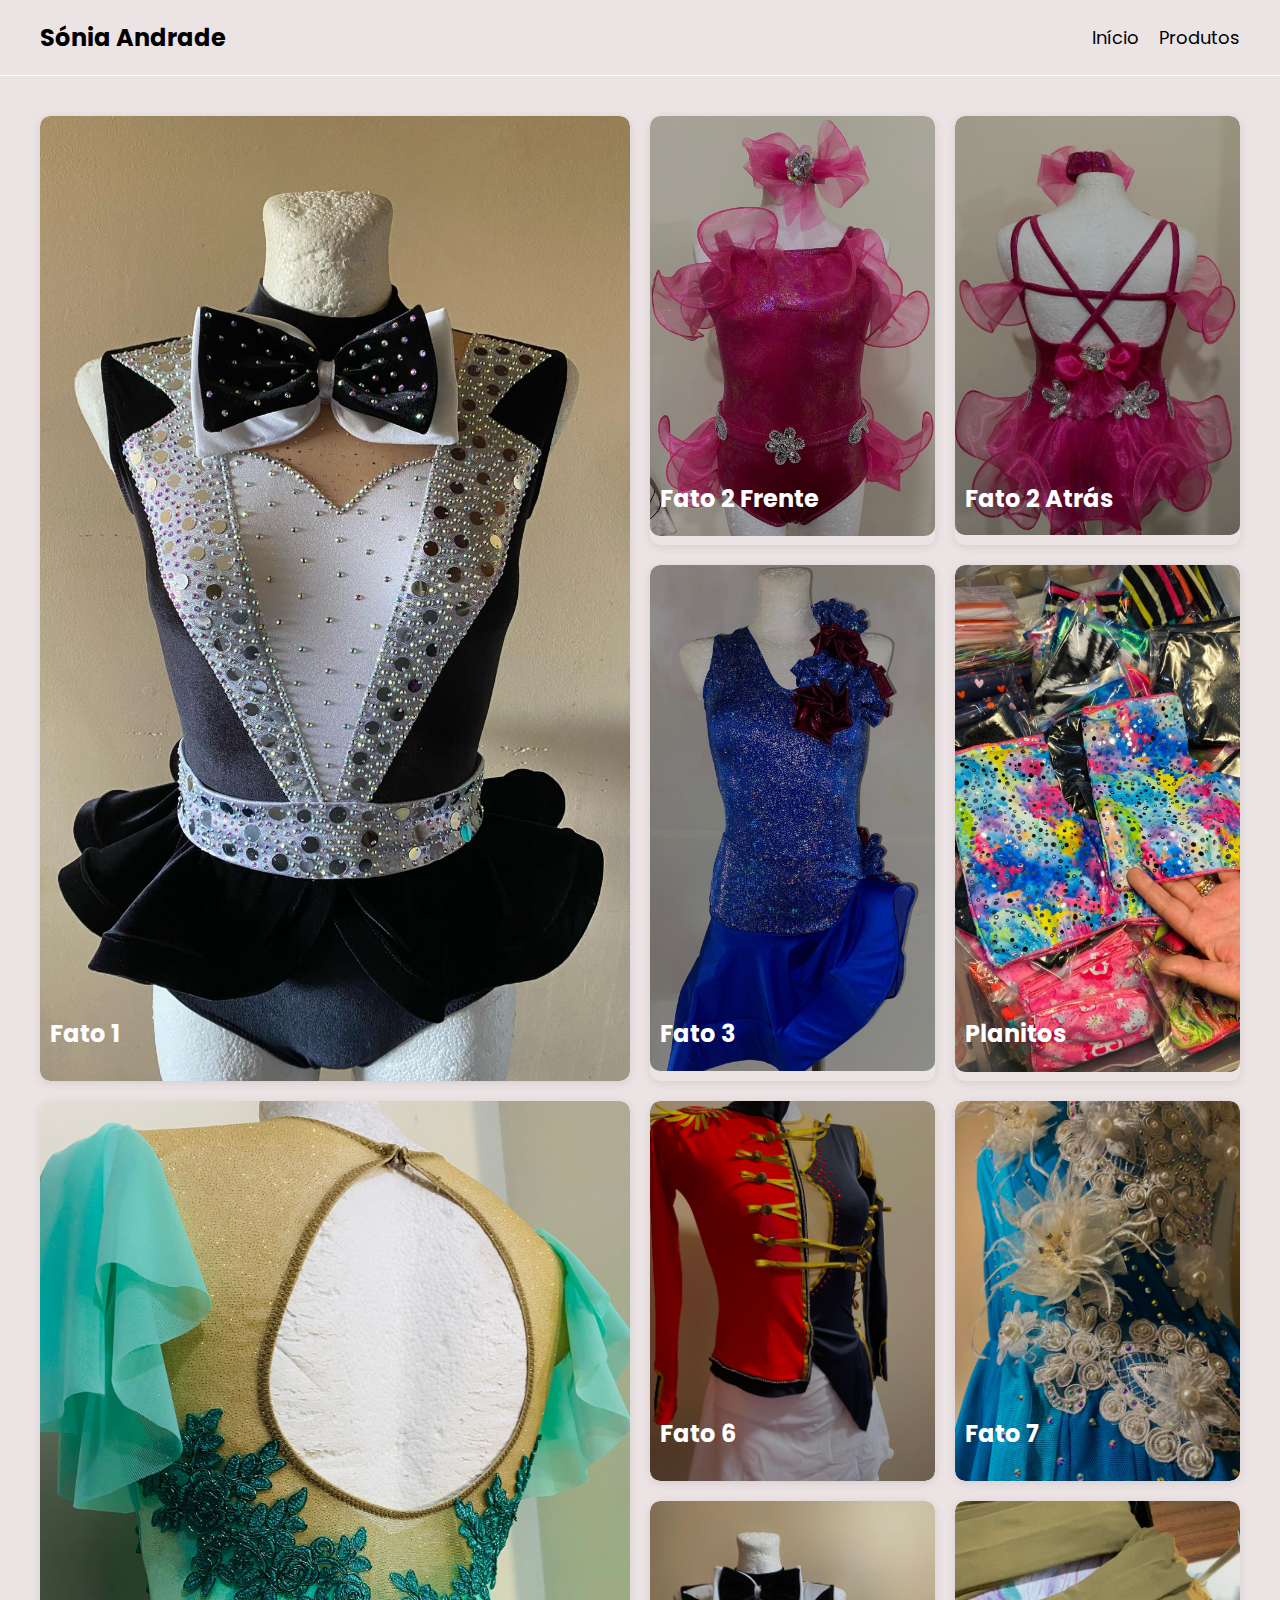
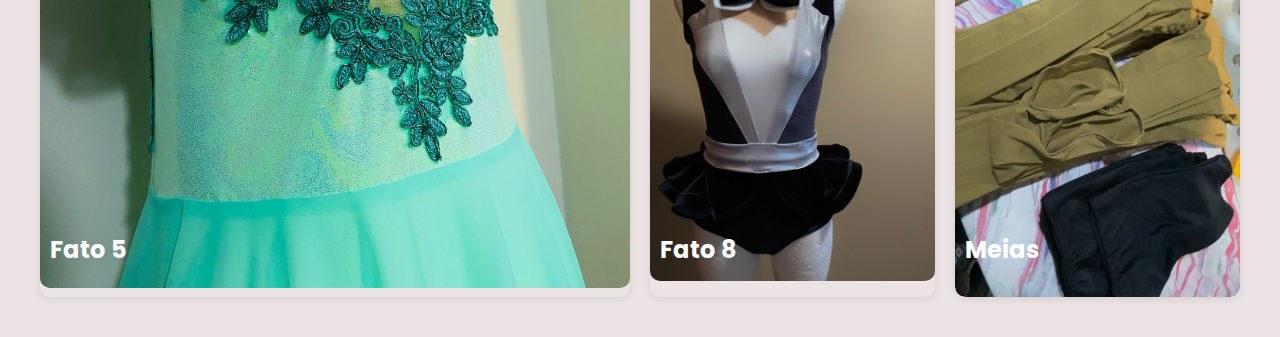
<file: produtos.html>
<!DOCTYPE html>
<html lang="pt">
<head>
  <meta charset="UTF-8">
  <title>Produtos - Sónia Andrade</title>
  <link rel="stylesheet" href="styles.css">
</head>
<body class="produtos">
  <header>
    <div class="logo">Sónia Andrade</div>
    <nav>
      <ul>
        <li><a href="index.html">Início</a></li>
        <li><a href="produtos.html">Produtos</a></li>
      </ul>
    </nav>
  </header>

  <div class="galeria">
    <div class="single-galeria wg2 hg2">
      <div class="img">
        <img src="imagens/WhatsApp Image 2025-07-03 at 20.41.45.jpeg" alt="Fato 1">
      </div>
      <div class="overflow"></div>
      <div class="conteudo"><h2>Fato 1</h2></div>
    </div>

    <div class="single-galeria">
      <div class="img">
        <img src="imagens/WhatsApp Image 2025-07-02 at 06.59.03 (3).jpeg" alt="Fato 2 Frente">
      </div>
      <div class="overflow"></div>
      <div class="conteudo"><h2>Fato 2 Frente</h2></div>
    </div>

    <div class="single-galeria">
      <div class="img">
        <img src="imagens/WhatsApp Image 2025-07-03 at 20.36.48 (1).jpeg" alt="Fato 2 Atrás">
      </div>
      <div class="overflow"></div>
      <div class="conteudo"><h2>Fato 2 Atrás</h2></div>
    </div>

    <div class="single-galeria">
      <div class="img">
        <img src="imagens/WhatsApp Image 2025-07-02 at 06.59.04 (1).jpeg" alt="Fato 3">
      </div>
      <div class="overflow"></div>
      <div class="conteudo"><h2>Fato 3</h2></div>
    </div>

    <div class="single-galeria">
      <div class="img">
        <img src="imagens/WhatsApp Image 2025-07-02 at 06.59.03 (4).jpeg" alt="Planitos">
      </div>
      <div class="overflow"></div>
      <div class="conteudo"><h2>Planitos</h2></div>
    </div>

    <!-- Bloco 2 -->
    <div class="single-galeria wg2 hg2">
      <div class="img">
        <img src="imagens/WhatsApp Image 2025-07-03 at 20.36.48.jpeg" alt="Fato 5">
      </div>
      <div class="overflow"></div>
      <div class="conteudo"><h2>Fato 5</h2></div>
    </div>

    <div class="single-galeria">
      <div class="img">
        <img src="imagens/WhatsApp Image 2025-07-02 at 06.59.05 (1).jpeg" alt="Fato 6">
      </div>
      <div class="overflow"></div>
      <div class="conteudo"><h2>Fato 6</h2></div>
    </div>

    <div class="single-galeria">
      <div class="img">
        <img src="imagens/WhatsApp Image 2025-07-02 at 06.59.04 (2).jpeg" alt="Fato 7">
      </div>
      <div class="overflow"></div>
      <div class="conteudo"><h2>Fato 7</h2></div>
    </div>

    <div class="single-galeria">
      <div class="img">
        <img src="imagens/WhatsApp Image 2025-07-02 at 06.59.05.jpeg" alt="Fato 8">
      </div>
      <div class="overflow"></div>
      <div class="conteudo"><h2>Fato 8</h2></div>
    </div>

    <div class="single-galeria">
      <div class="img">
        <img src="imagens/WhatsApp Image 2025-07-03 at 00.53.09.jpeg" alt="Meias">
      </div>
      <div class="overflow"></div>
      <div class="conteudo"><h2>Meias</h2></div>
    </div>
  </div>
</body>
</html>
</file>
<file: styles.css>
@import url('https://fonts.googleapis.com/css2?family=Poppins:wght@300;400;600&display=swap');

body {
  margin: 0;
  font-family: 'Poppins', 'Futura', sans-serif;
  box-sizing: border-box;
  height: 100vh;
}

body:not(.produtos) {
  background-color: #ece4e4;
  background-image: url(imagens/Copilot_20250616_014638.png);
  background-size: cover;
  background-repeat: no-repeat;
  background-position: center;
}

header {
  display: flex;
  justify-content: space-between;
  align-items: center;
  padding: 20px 40px;
  background-color: transparent;
  border-bottom: 1px solid #ffffff;
}

.logo {
  font-size: 24px;
  font-weight: bold;
  color: #000;
}

nav ul {
  display: flex;
  gap: 20px;
  list-style: none;
  margin: 0;
  padding: 0;
}

nav a {
  text-decoration: none;
  color: #000;
  font-size: 18px;
}

.cta-button {
  margin-top: 480px;
  margin-left: 200px;
  text-align: left;
}

.cta-button a {
  background-color: #a76742;
  color: white;
  padding: 16px 32px;
  font-size: 30px;
  font-weight: bold;
  text-decoration: none;
  border-radius: 25px;
  box-shadow: 3px 3px 10px rgba(0, 0, 0, 0.25);
  transition: background-color 0.3s ease;
}

.cta-button a:hover {
  background-color: #7a553f;
}

.heading {
  text-align: center;
  font-size: 3rem;
  color: #333;
  padding: 1rem;
  margin: 1rem 0 0.5rem 0;
  background: rgba(255, 82, 51, 0.05);
}

/* SOBRE NÓS */
.sobrenos {
  margin-top: 100px;
  background-color: #ece4e4;
}

.sobrenos .imagemog {
  display: flex;
  align-items: center;
  justify-content: center;
  gap: 60px; 
  padding: 20px;
  background-color: #ece4e4;
  border-radius: 10px;
  flex-wrap: wrap;
}

.sobrenos .imagemdois {
  flex-direction: row-reverse;
  margin-top: -20px;
}

.sobrenos .imagemog:first-of-type img {
  width: 280px;
  border-radius: 10px;
  object-fit: cover;
}

.sobrenos .imagemog:first-of-type {
  gap: 100px;
}


.sobrenos .imagemdois img {
  width: 350px;
  border-radius: 10px;
  object-fit: cover;
}

.sobrenos .conteudo {
  max-width: 500px;
  background-color: #ece4e4;
}

.sobrenos .conteudo h3 {
  font-size: 2rem;
  color: #333;
  margin-bottom: 20px;
}

.sobrenos .conteudo p {
  font-size: 1.08rem;
  color: #696868;
  line-height: 1.7;
}

/* FEEDBACK */
.feedback-form {
  margin-top: 70px;
  text-align: center;
  margin-bottom: 30px;
  background-color: #ece4e4;
}

.feedback-form h2 {
  font-size: 2rem;
  color: #333;
  padding-top: 40px;
  margin-top: 20px;
  margin-bottom: 10px;
}

.feedback-form textarea {
  width: 80%;
  max-width: 500px;
  height: 100px;
  padding: 10px;
  font-size: 1rem;
  border: 1px solid #ccc;
  border-radius: 8px;
  resize: vertical;
}

.feedback-form button {
  margin-top: 10px;
  padding: 10px 20px;
  background-color: #a76742;
  color: white;
  border: none;
  font-size: 1rem;
  border-radius: 8px;
  cursor: pointer;
  transition: background-color 0.3s;
}

.feedback-form button:hover {
  background-color: #7a553f;
}

body.produtos {
  background-color: #ece4e4;
  height: auto;
  margin: 0;
  font-family: 'Poppins', sans-serif;
}

header {
  display: flex;
  justify-content: space-between;
  align-items: center;
  padding: 20px 40px;
}

.logo {
  font-size: 24px;
  font-weight: bold;
  color: #000;
}

nav ul {
  display: flex;
  gap: 20px;
  list-style: none;
  margin: 0;
  padding: 0;
}

nav a {
  text-decoration: none;
  color: #000;
  font-size: 18px;
}

.galeria {
  display: grid;
  grid-template-columns: repeat(auto-fit, minmax(280px, 1fr));
  gap: 20px;
  padding: 40px;
}

.single-galeria {
  position: relative;
  overflow: hidden;
  border-radius: 10px;
  box-shadow: 0 2px 10px rgba(0, 0, 0, 0.1);
}

.single-galeria .img img {
  width: 100%;
  height: auto;
  display: block;
  border-radius: 10px;
  transition: transform 0.4s;
}

.single-galeria:hover .img img {
  transform: scale(1.05);
}

.single-galeria .overflow {
  position: absolute;
  top: 0;
  left: 0;
  width: 100%;
  height: 100%;
  background: rgba(0, 0, 0, 0.3);
  opacity: 0;
  transition: 0.3s;
}

.single-galeria:hover .overflow {
  opacity: 1;
}

.single-galeria .conteudo {
  position: absolute;
  bottom: 0;
  padding: 10px;
  color: white;
  z-index: 2;
}

.wg2 {
  grid-column: span 2;
}

.hg2 {
  grid-row: span 2;
}

/* Responsivo */
@media (max-width: 768px) {
  header {
    flex-direction: column;
    align-items: flex-start;
    padding: 20px;
  }

  nav ul {
    flex-direction: column;
    gap: 10px;
  }

  .galeria {
    grid-template-columns: 1fr;
    padding: 20px;
  }

  .wg2, .hg2 {
    grid-column: auto;
    grid-row: auto;
  }

  .single-galeria .conteudo h2 {
    font-size: 1.1rem;
  }
}



/* REDES SOCIAIS */
.section {
  background-color: #ece4e4;
  margin: 0;
  padding: 20px 0;
}

.social-btns {
  list-style: none;
  display: flex;
  justify-content: center;
  gap: 20px;
  padding: 20px 0;
  margin: 0;
}

.social-btns li a {
  font-size: 30px;
  color: #fff;
  background-color: #a76742;
  width: 50px;
  height: 50px;
  display: flex;
  align-items: center;
  justify-content: center;
  border-radius: 50%;
  transition: transform 0.3s, background-color 0.3s;
  text-decoration: none;
}

.social-btns li a:hover {
  transform: scale(1.1);
  background-color: #7a553f;
}

/* RESPONSIVO */
@media (max-width: 992px) {
  header {
    flex-direction: column;
    align-items: flex-start;
    padding: 20px;
  }

  nav ul {
    flex-direction: column;
    gap: 10px;
  }

  .cta-button {
    margin-top: 20px;
    margin-left: 0;
    text-align: center;
  }

  .sobrenos .imagemog {
    flex-direction: column;
    gap: 30px;
  }

  .sobrenos .imagemog img {
    width: 100%;
    max-width: 280px;
  }

  .sobrenos .conteudo {
    max-width: 100%;
  }
}

@media (max-width: 600px) {
  body {
    height: auto;
  }

  .cta-button a {
    font-size: 24px;
    padding: 12px 24px;
  }

  .sobrenos .imagemog {
    padding: 20px 0;
  }

  .sobrenos .conteudo {
    padding: 0 10px;
  }

  .feedback-form textarea,
  .feedback-form button {
    width: 90%;
  }
}
</file>
